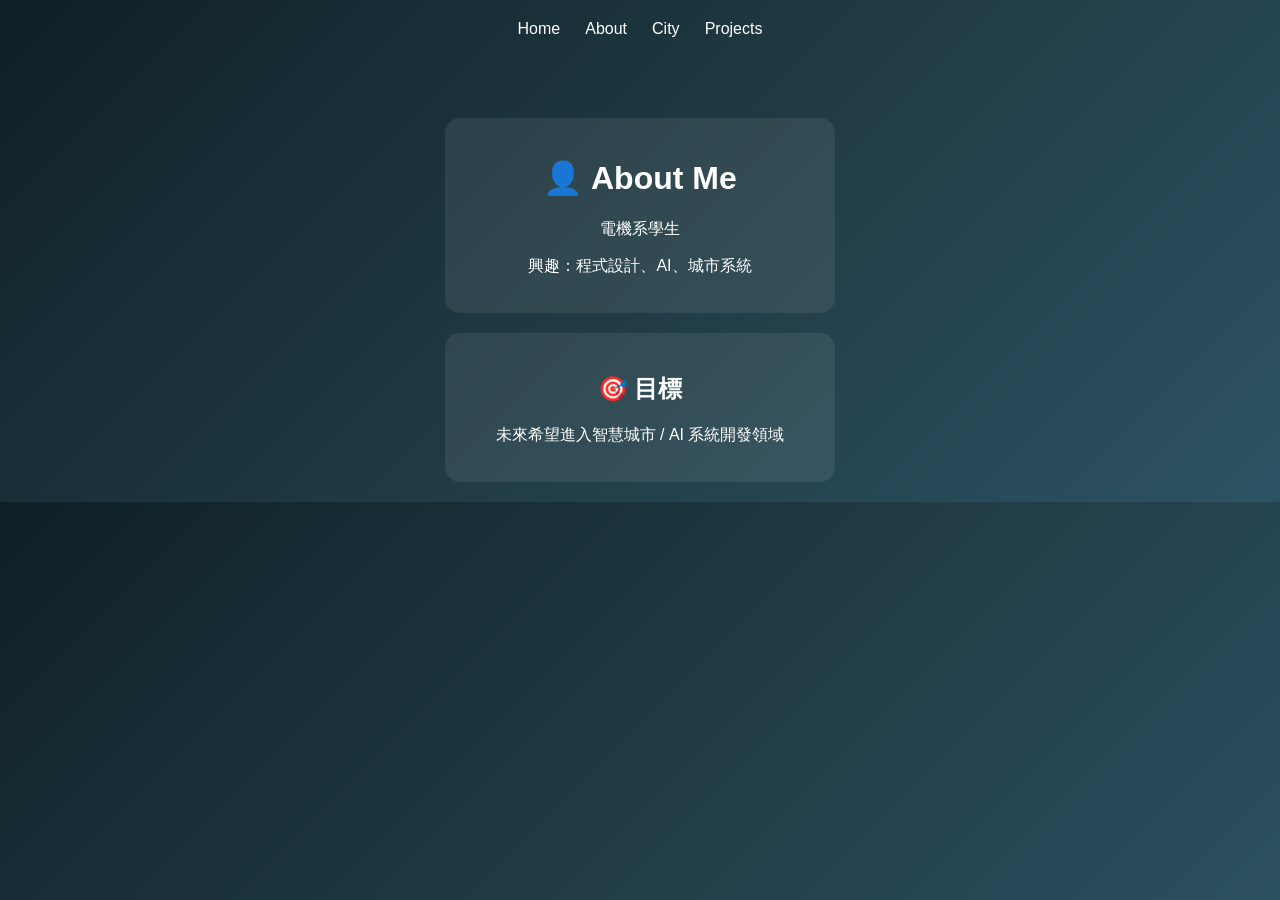
<file: pages/about.html>
<!DOCTYPE html>
<html lang="zh-TW">
<head>
  <meta charset="UTF-8">
  <title>About</title>
  <link rel="stylesheet" href="../css/style.css">
</head>

<body>

<nav class="navbar">
  <a href="../index.html">Home</a>
  <a href="about.html">About</a>
  <a href="city.html">City</a>
  <a href="projects.html">Projects</a>
</nav>

<div class="container">

  <div class="card">
    <h1>👤 About Me</h1>
    <p>電機系學生</p>
    <p>興趣：程式設計、AI、城市系統</p>
  </div>

  <div class="card">
    <h2>🎯 目標</h2>
    <p>未來希望進入智慧城市 / AI 系統開發領域</p>
  </div>

</div>

</body>
</html>
</file>
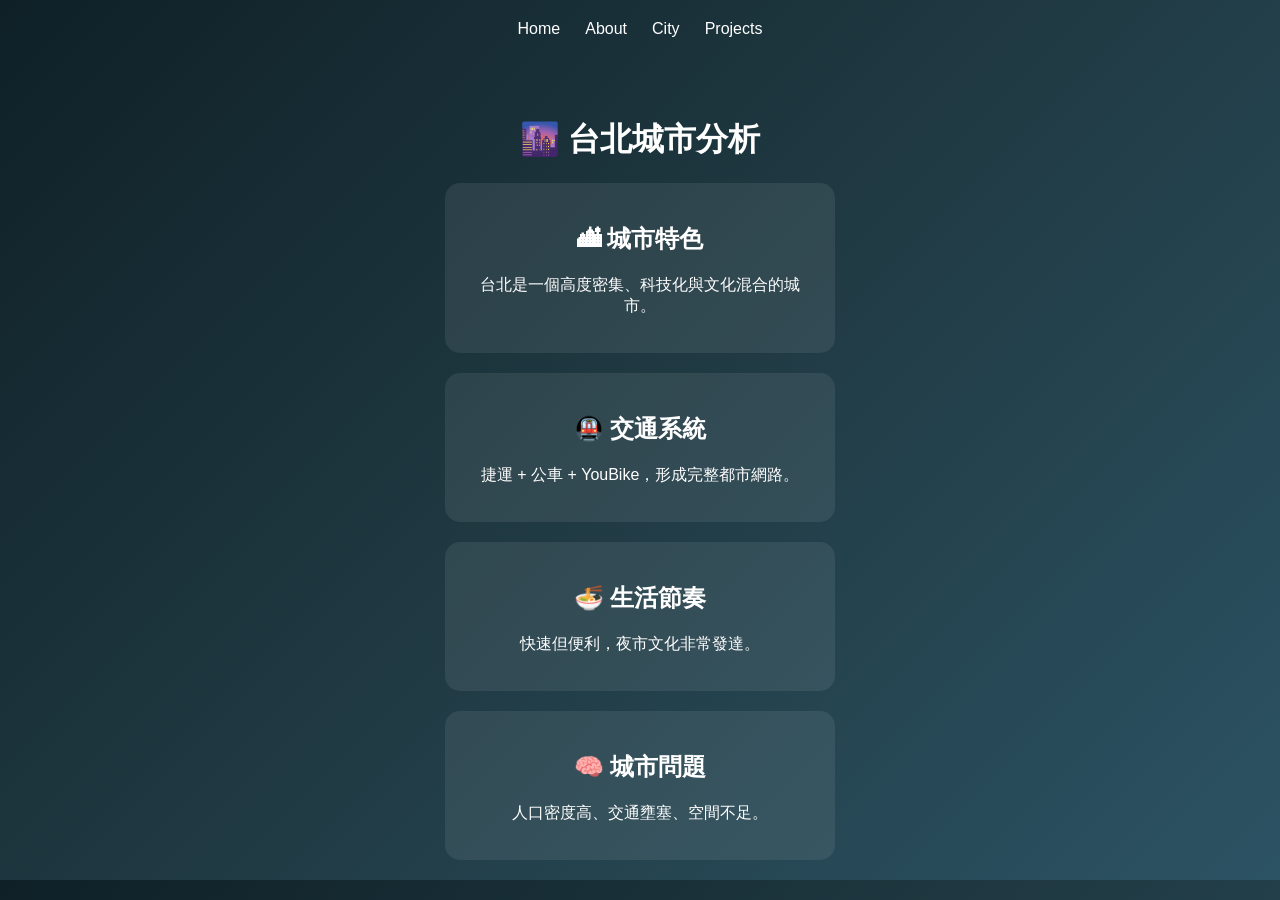
<file: pages/city.html>
<!DOCTYPE html>
<html lang="zh-TW">
<head>
  <meta charset="UTF-8">
  <title>City</title>
  <link rel="stylesheet" href="../css/style.css">
</head>

<body>

<nav class="navbar">
  <a href="../index.html">Home</a>
  <a href="about.html">About</a>
  <a href="city.html">City</a>
  <a href="projects.html">Projects</a>
</nav>

<div class="container">

  <h1>🌆 台北城市分析</h1>

  <div class="card">
    <h2>🏙 城市特色</h2>
    <p>台北是一個高度密集、科技化與文化混合的城市。</p>
  </div>

  <div class="card">
    <h2>🚇 交通系統</h2>
    <p>捷運 + 公車 + YouBike，形成完整都市網路。</p>
  </div>

  <div class="card">
    <h2>🍜 生活節奏</h2>
    <p>快速但便利，夜市文化非常發達。</p>
  </div>

  <div class="card">
    <h2>🧠 城市問題</h2>
    <p>人口密度高、交通壅塞、空間不足。</p>
  </div>

</div>

</body>
</html>
</file>
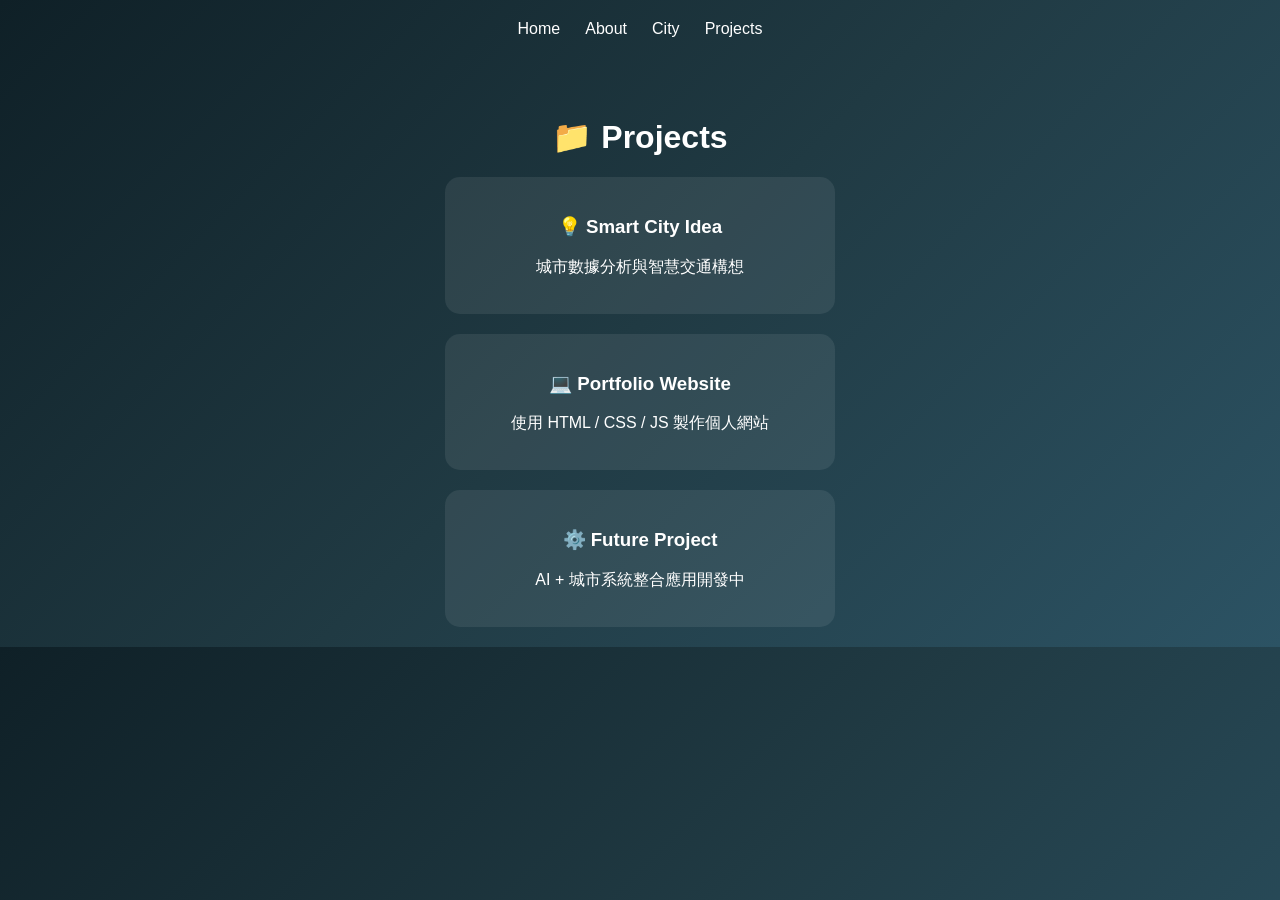
<file: pages/projects.html>
<!DOCTYPE html>
<html lang="zh-TW">
<head>
  <meta charset="UTF-8">
  <title>Projects</title>
  <link rel="stylesheet" href="../css/style.css">
</head>

<body>

<nav class="navbar">
  <a href="../index.html">Home</a>
  <a href="about.html">About</a>
  <a href="city.html">City</a>
  <a href="projects.html">Projects</a>
</nav>

<div class="container">

  <h1>📁 Projects</h1>

  <div class="card">
    <h3>💡 Smart City Idea</h3>
    <p>城市數據分析與智慧交通構想</p>
  </div>

  <div class="card">
    <h3>💻 Portfolio Website</h3>
    <p>使用 HTML / CSS / JS 製作個人網站</p>
  </div>

  <div class="card">
    <h3>⚙️ Future Project</h3>
    <p>AI + 城市系統整合應用開發中</p>
  </div>

</div>

</body>
</html>
</file>
<file: css/style.css>
body {
  margin: 0;
  font-family: Arial;
  background: linear-gradient(135deg, #0f2027, #203a43, #2c5364);
  color: white;
}

.navbar {
  display: flex;
  justify-content: center;
  gap: 25px;
  padding: 20px;
}

.navbar a {
  color: white;
  text-decoration: none;
}

.hero {
  text-align: center;
  margin-top: 120px;
}

.container {
  text-align: center;
  margin-top: 60px;
}

.card {
  background: rgba(255,255,255,0.08);
  padding: 20px;
  margin: 20px auto;
  width: 350px;
  border-radius: 15px;
  transition: 0.3s;
}

.card:hover {
  transform: translateY(-5px);
  background: rgba(255,255,255,0.15);
}
.img {
  width: 100%;
  border-radius: 10px;
}
</file>
